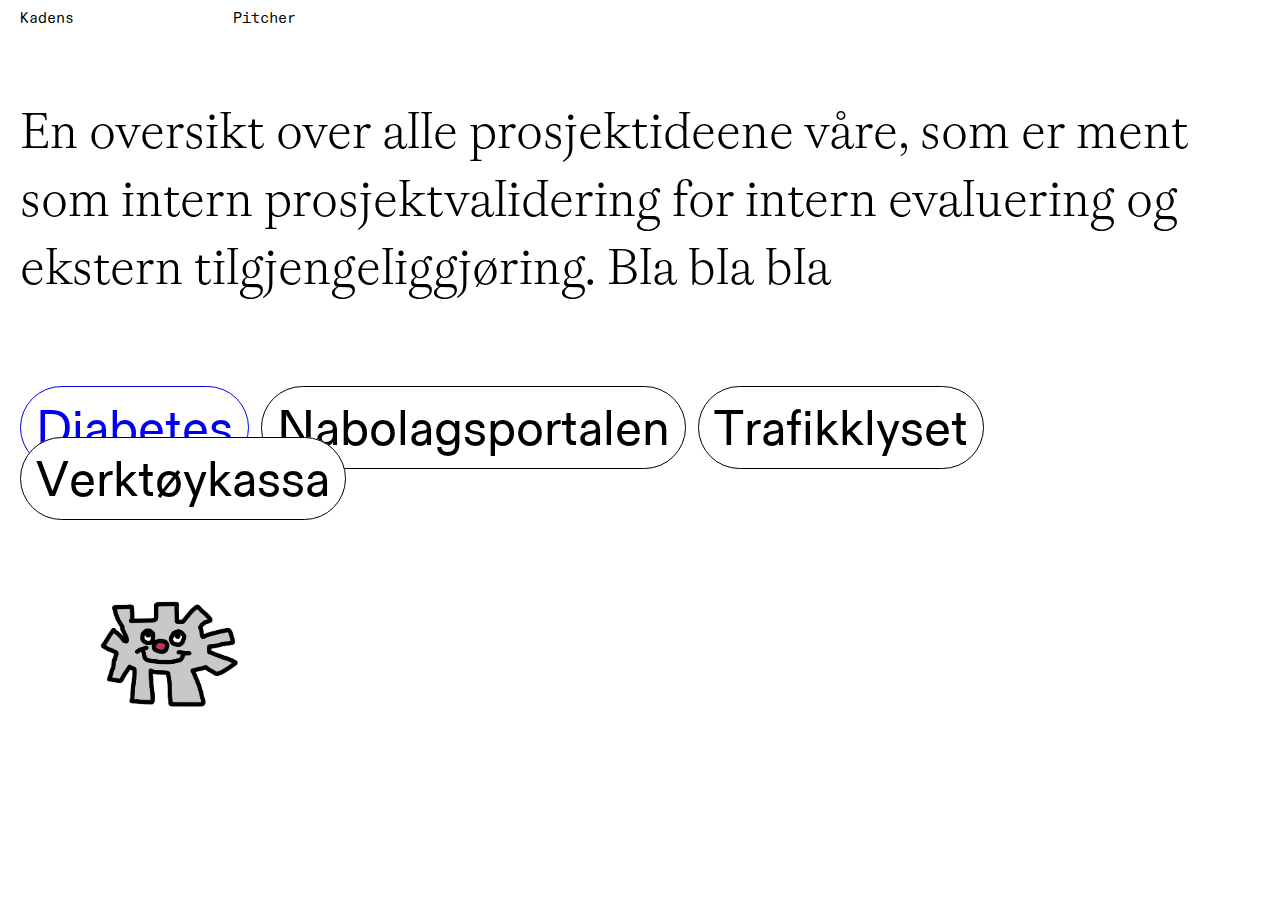
<file: index.html>
<!DOCTYPE html>
<html lang="en">
<head>
    <meta charset="UTF-8">
    <meta name="viewport" content="width=device-width, initial-scale=1.0">
    <title>Kadens pitcher</title>
    <link rel="stylesheet" href="styles.css">
</head>
<body>
    <header>
        <div class="navigation">
         <a class="kadens-el" href="">Kadens</a>
         <a class="pitch-el" href="">Pitcher</a> 

        </div>
        <div class="info-container">
            <p> En oversikt over alle prosjektideene våre,
                som er ment som intern prosjektvalidering for intern evaluering
                og ekstern tilgjengeliggjøring. Bla bla bla
            </p>
        </div>
        <div class="project-list">
            <a class="project" href="diabetes.html">Diabetes</a>
            <a class="project" href="">Nabolagsportalen</a>
            <a class="project" href="">Trafikklyset</a>
            <a class="project" href="">Verktøykassa</a>
            
        </div>
        <div class="logo">
            <img class="logo-img" src="images/kadens-logo.png" alt="kadens logo showing funny looking character">
        </div>
    </header>
</body>
</html>
</file>
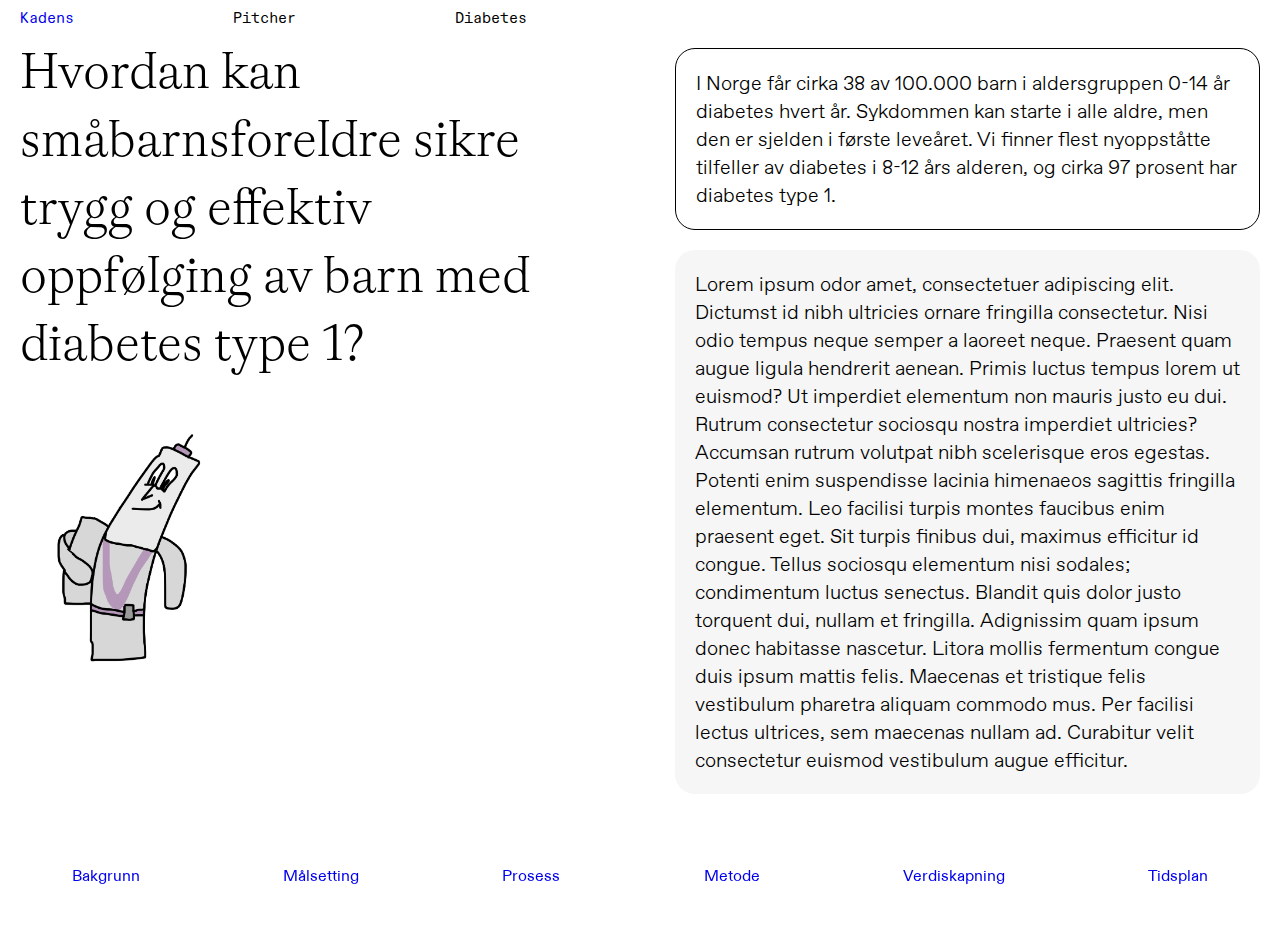
<file: diabetes.html>
<!DOCTYPE html>
<html lang="en">
<head>
    <meta charset="UTF-8">
    <meta name="viewport" content="width=device-width, initial-scale=1.0">
    <title>Diabetes</title>
    <link rel="stylesheet" href="styles.css">
</head>
<body>
    <header>
        <div class="navigation">
         <a class="kadens-el" href="index.html">Kadens</a>
         <a class="pitch-el" href="">Pitcher</a> 
         <a class="diabetes-el" href="">Diabetes</a>
    </header>

    <div class="container">
    <div class="left-column">
    <p class="info-text">Hvordan kan småbarnsforeldre sikre trygg og effektiv oppfølging av barn 
        med diabetes type 1?</p>
        <img class="diabetes-illustration" src="images/DIA-01.png">
    </div>
    <div class="right-column">
        <p class="background-text">
            I Norge får cirka 38 av 100.000 barn i aldersgruppen
             0-14 år diabetes hvert år. Sykdommen kan starte i alle aldre, 
             men den er sjelden i første leveåret. Vi finner flest nyoppståtte tilfeller
              av diabetes i 8-12 års alderen, og cirka 97 prosent har diabetes type 1.
        </p>
        <p class="bakgrunn-tekst">Lorem ipsum odor amet, consectetuer adipiscing elit. Dictumst id nibh ultricies ornare fringilla consectetur. Nisi odio tempus neque semper a laoreet neque. Praesent quam augue ligula hendrerit aenean. Primis luctus tempus lorem ut euismod? Ut imperdiet elementum non mauris justo eu dui. Rutrum consectetur sociosqu nostra imperdiet ultricies? Accumsan rutrum volutpat nibh scelerisque eros egestas. Potenti enim suspendisse lacinia himenaeos sagittis fringilla elementum.

            Leo facilisi turpis montes faucibus enim praesent eget. Sit turpis finibus dui, maximus efficitur id congue. Tellus sociosqu elementum nisi sodales; condimentum luctus senectus. Blandit quis dolor justo torquent dui, nullam et fringilla. Adignissim quam ipsum donec habitasse nascetur. Litora mollis fermentum congue duis ipsum mattis felis. Maecenas et tristique felis vestibulum pharetra aliquam commodo mus. Per facilisi lectus ultrices, sem maecenas nullam ad. Curabitur velit consectetur euismod vestibulum augue efficitur.</p>       
    </div>
</div>
<nav class="bottom-navigation">
    <a href="#Bakgrunn">Bakgrunn</a>
    <a href="#Mål">Målsetting</a>
    <a href="#Prosess">Prosess</a>
    <a href="#Metode">Metode</a>
    <a href="#Verdi">Verdiskapning</a>
    <a href="#Tidsplan">Tidsplan</a>

</nav>
</body>
</html>
</file>
<file: styles.css>
@font-face {
    font-family: ABC Diatype;
    src: url(fonts/ABC\ Diatype\ Regular.ttf);
  }


@font-face {
    font-family: ABC Gaysir;
    src: url(fonts/ABCGaisyr-Light-Trial.otf);
  }

  @font-face {
    font-family: ABC Rounded;
    src: url(fonts/ABCDiatypeRoundedMono-Regular-Trial.otf);
  }

  @font-face {
    font-family: ABC Favorit;
    src: url(fonts/ABCFavorit-Light-Trial.otf);
  }

body {
    margin-left: 20px;
    margin-right: 20px;
    font-family: ABC Diatype;
    background-color: white;
    height: 100%;
}

a {
    text-decoration: none;
}

a:visited {
    color: black;
}

.navigation {
    font-family: ABC Rounded;
    font-size: 15px;
    display: inline;
    justify-content: space-between;
}

.kadens-el {
    margin-right: 150px;
}

.pitch-el {
    margin-right: 150px;
}
.info-container {
    margin-top: 70px;
    font-size: 50px;
    font-family: ABC Gaysir;
}

.project-list {
    margin-top: 100px;
    font-size: 50px;
}

.project {
    background-color:white;
    border: 1.5px solid;
    border-radius: 200px;
    padding: 15px;
}

.logo-img {
    width: 300px;

}

.container {
    display: flex;
    justify-content: space-between;
    height: 100vh;
    gap: 70px;

}

.left-column, .right-column {
    flex-basis: 30%; /* Deler i halv */
    flex-grow: 1; /* Dynamisk */
    flex-shrink: 0; /* Kan ikke krympe */
    box-sizing: border-box; /* Include padding in width calculation */
}

.right-column {
    overflow-wrap: break-word; /* Ensure long words wrap */
    word-break: break-word; /* Force long words to break */
}

.project-name {
    display: inline-block;
    border: 1px solid;
    border-radius: 200px;
    padding: 10px;
    background-color: white;
    font-size: 50px;
}

.info-text {
    margin-top: 10px;
    font-size: 50px;
    font-family: ABC Gaysir;
}

.background-text {
    font-family: ABC Favorit;
    font-size: 20px;
    border: 1px solid;
    border-radius: 20px;
    padding: 20px;
}

.bakgrunn-tekst {
    background-color: rgb(246, 246, 246);
    border-radius: 20px;
    font-family: ABC Favorit;
    font-size: 20px;
    padding: 20px;
}

.diabetes-illustration {
    width: 260px;
    display: inline-block;
}


.bottom-navigation {
    position: fixed; 
    display: flex;
    justify-content: space-around;
    bottom: 0; 
    left: 0;
    width: 100%; 
    text-align: center; 
    padding: 10px 0;
    z-index: 1000;
    /* background-color: rgb(247, 247, 247); */
    border-radius: 200px;

}

.bottom-navigation a {
   padding: 7px;
}

.bottom-navigation a:hover {

  background-color:rgb(93, 93, 93);
  color: white;
  border-radius: 200px;


}
</file>
